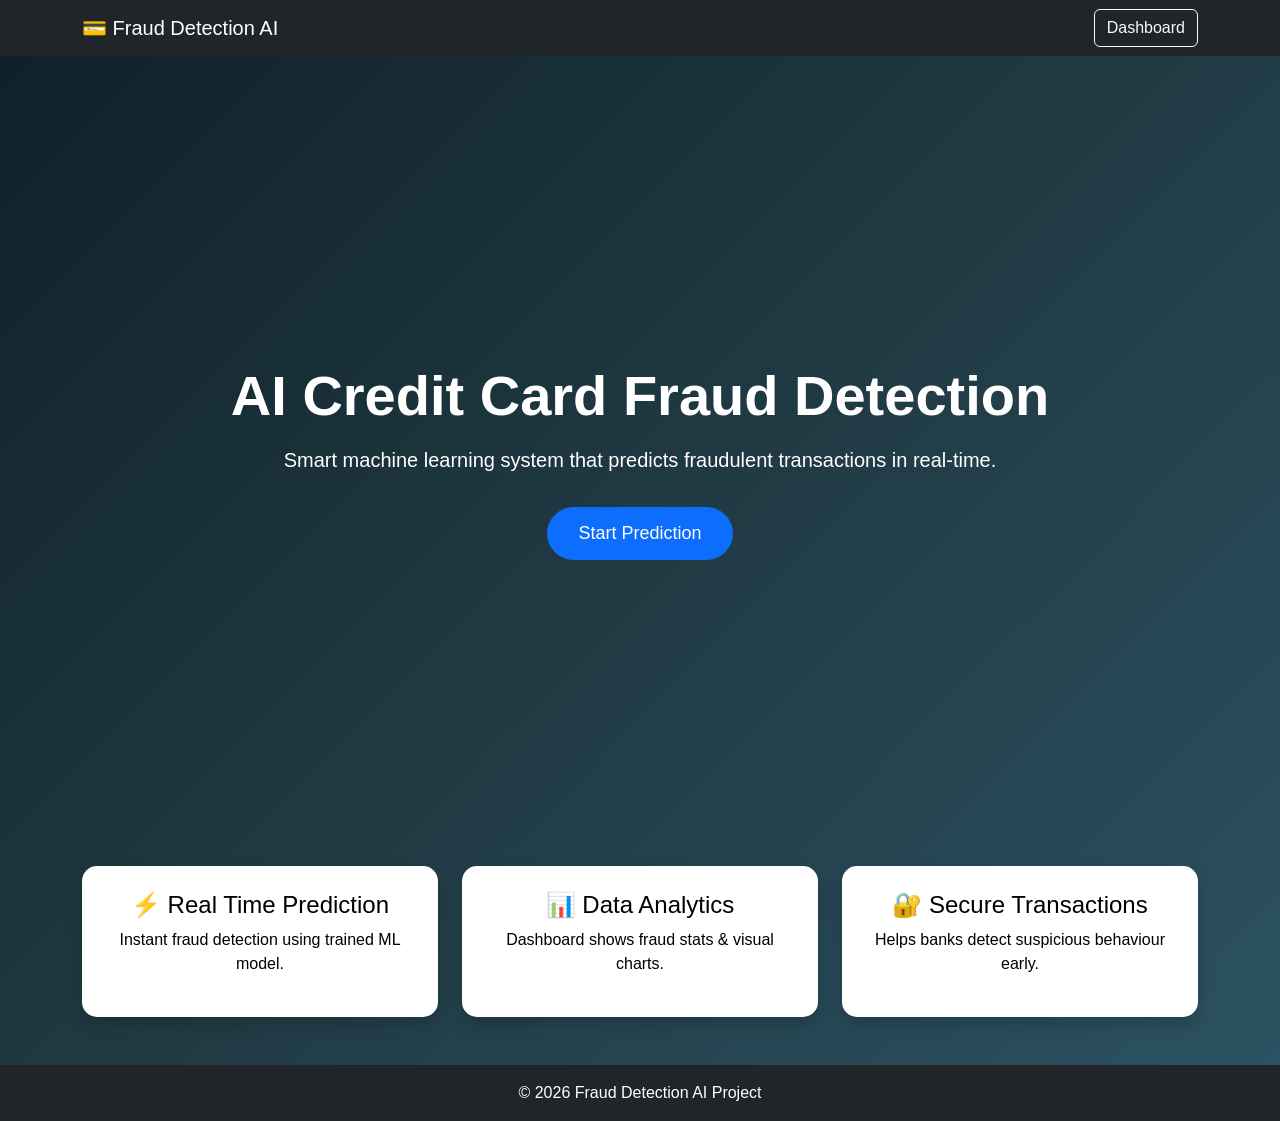
<file: Task 1/templates/home.html>
<!DOCTYPE html>
<html lang="en">
<head>
<meta charset="UTF-8">
<meta name="viewport" content="width=device-width, initial-scale=1.0">

<title>Fraud Detection AI</title>

<link rel="stylesheet"
href="https://cdn.jsdelivr.net/npm/bootstrap@5.3.2/dist/css/bootstrap.min.css">

<style>

body{
background: linear-gradient(135deg,#0f2027,#203a43,#2c5364);
color:white;
font-family: Arial;
}

.hero{
height:90vh;
display:flex;
align-items:center;
justify-content:center;
text-align:center;
}

.card-feature{
background:white;
color:black;
border-radius:15px;
padding:25px;
transition:0.3s;
}

.card-feature:hover{
transform:translateY(-10px);
box-shadow:0px 10px 25px rgba(0,0,0,0.3);
}

.btn-main{
padding:12px 30px;
font-size:18px;
border-radius:30px;
}

</style>

</head>

<body>

<nav class="navbar navbar-dark bg-dark">
<div class="container">
<span class="navbar-brand">💳 Fraud Detection AI</span>
<a href="/dashboard" class="btn btn-outline-light">Dashboard</a>
</div>
</nav>

<div class="hero">
<div>

<h1 class="display-4 fw-bold">
AI Credit Card Fraud Detection
</h1>

<p class="lead mt-3">
Smart machine learning system that predicts fraudulent transactions in real-time.
</p>

<a href="/predict" class="btn btn-primary btn-lg btn-main mt-3">
Start Prediction
</a>

</div>
</div>

<div class="container pb-5">

<div class="row text-center">

<div class="col-md-4">
<div class="card-feature shadow">
<h4>⚡ Real Time Prediction</h4>
<p>
Instant fraud detection using trained ML model.
</p>
</div>
</div>

<div class="col-md-4">
<div class="card-feature shadow">
<h4>📊 Data Analytics</h4>
<p>
Dashboard shows fraud stats & visual charts.
</p>
</div>
</div>

<div class="col-md-4">
<div class="card-feature shadow">
<h4>🔐 Secure Transactions</h4>
<p>
Helps banks detect suspicious behaviour early.
</p>
</div>
</div>

</div>

</div>

<footer class="bg-dark text-center p-3">
© 2026 Fraud Detection AI Project
</footer>

</body>
</html>
</file>
